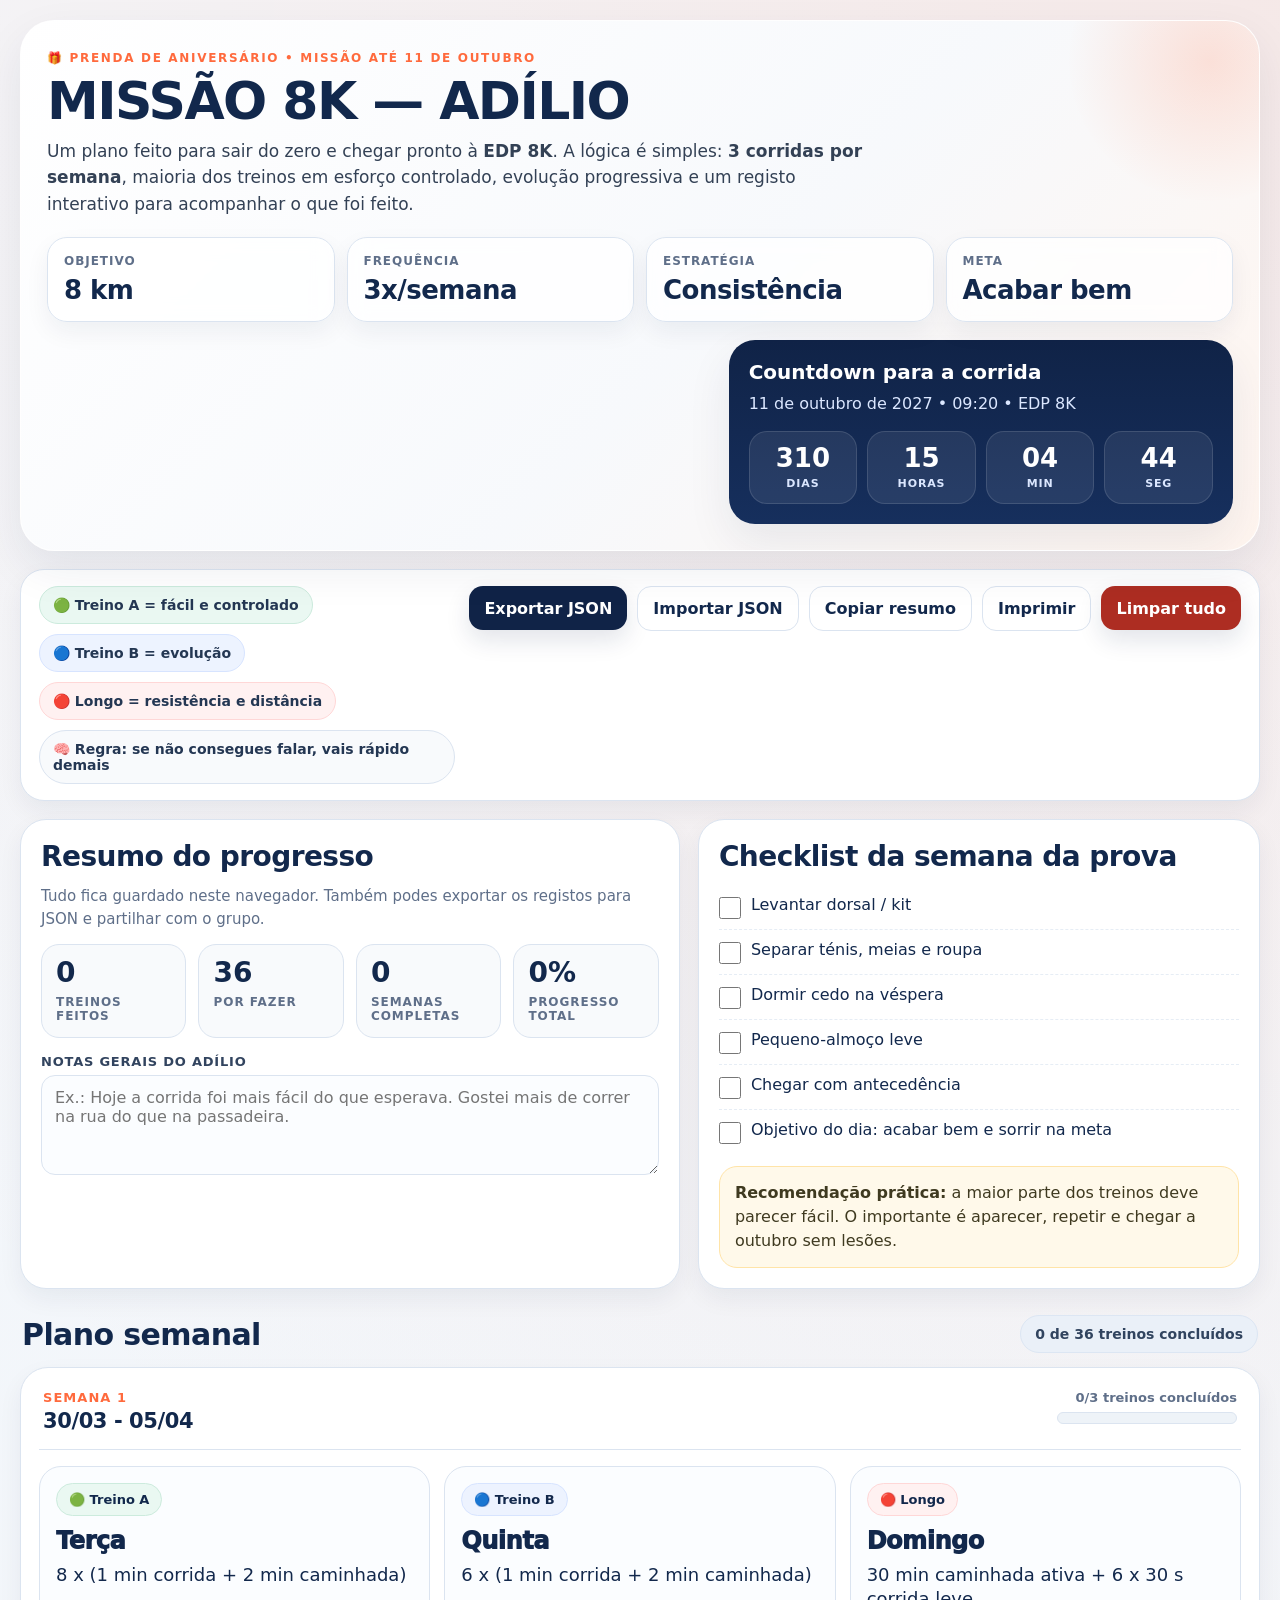
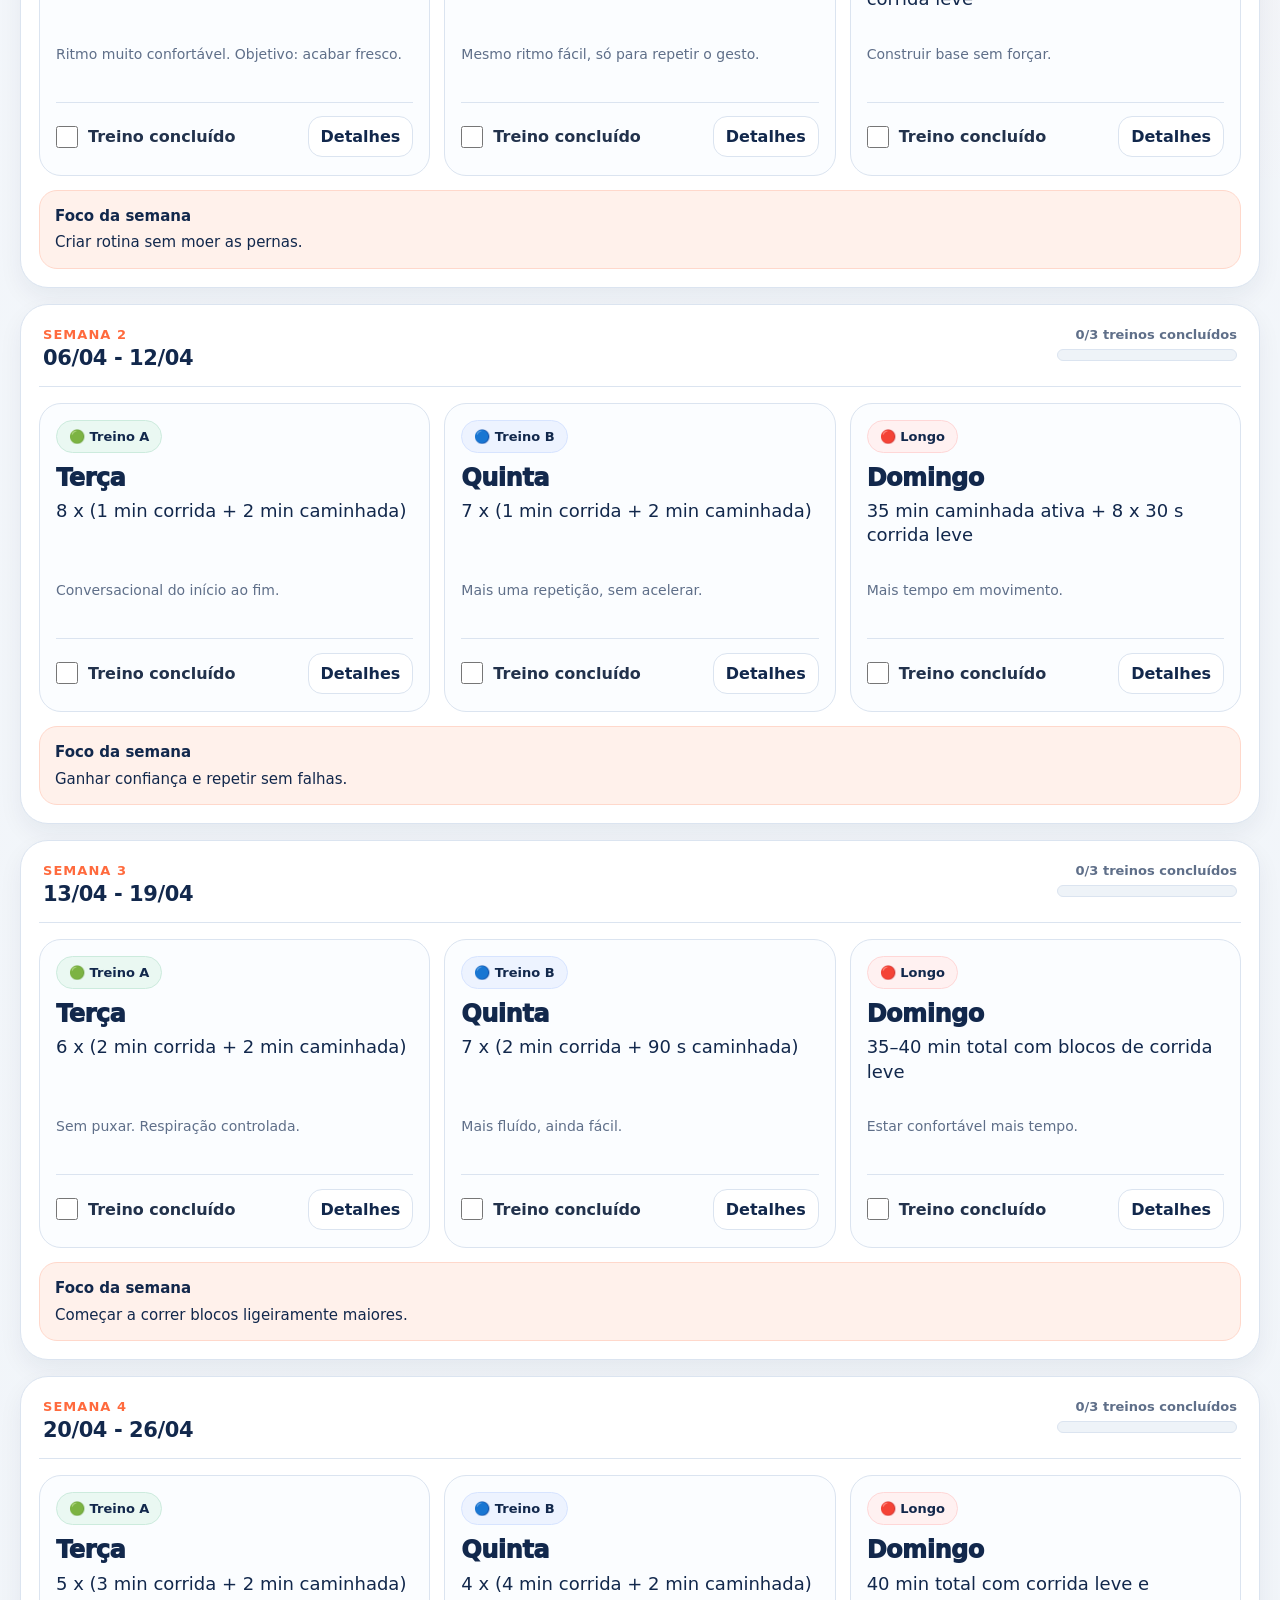
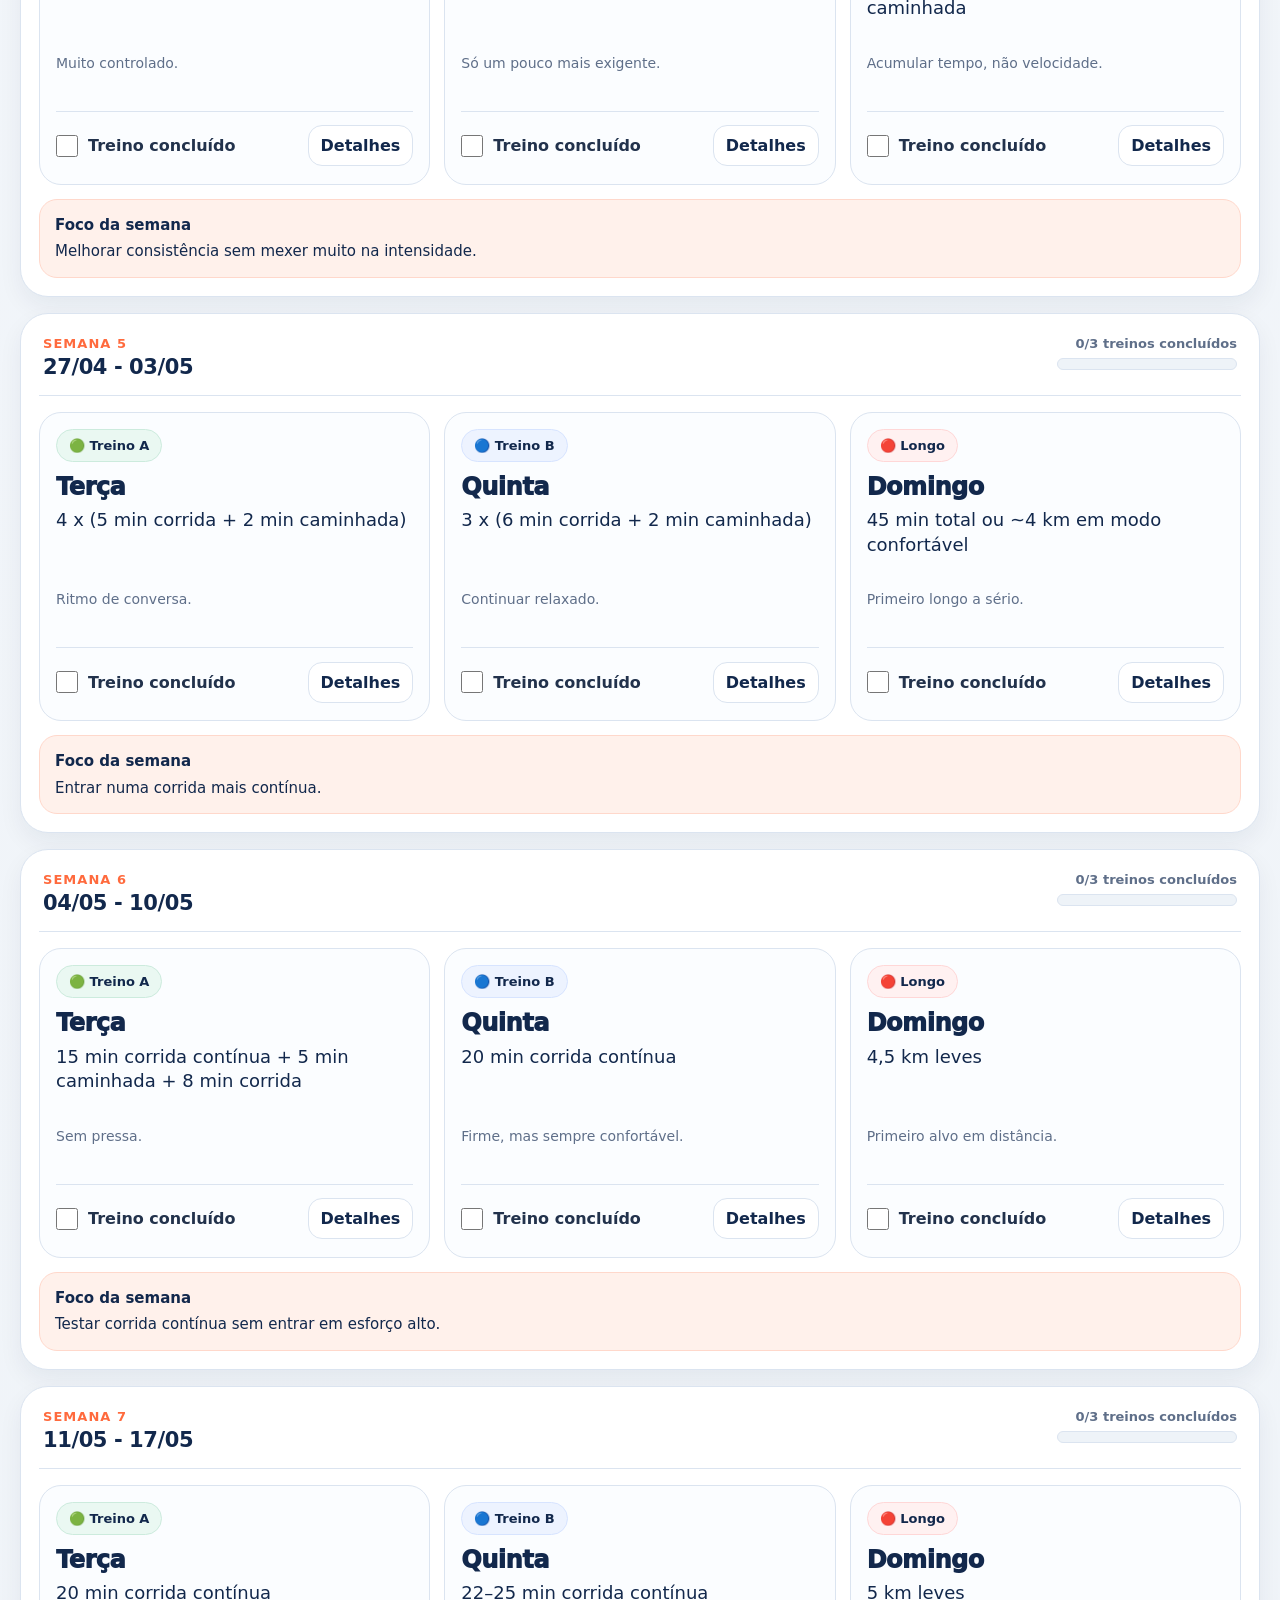
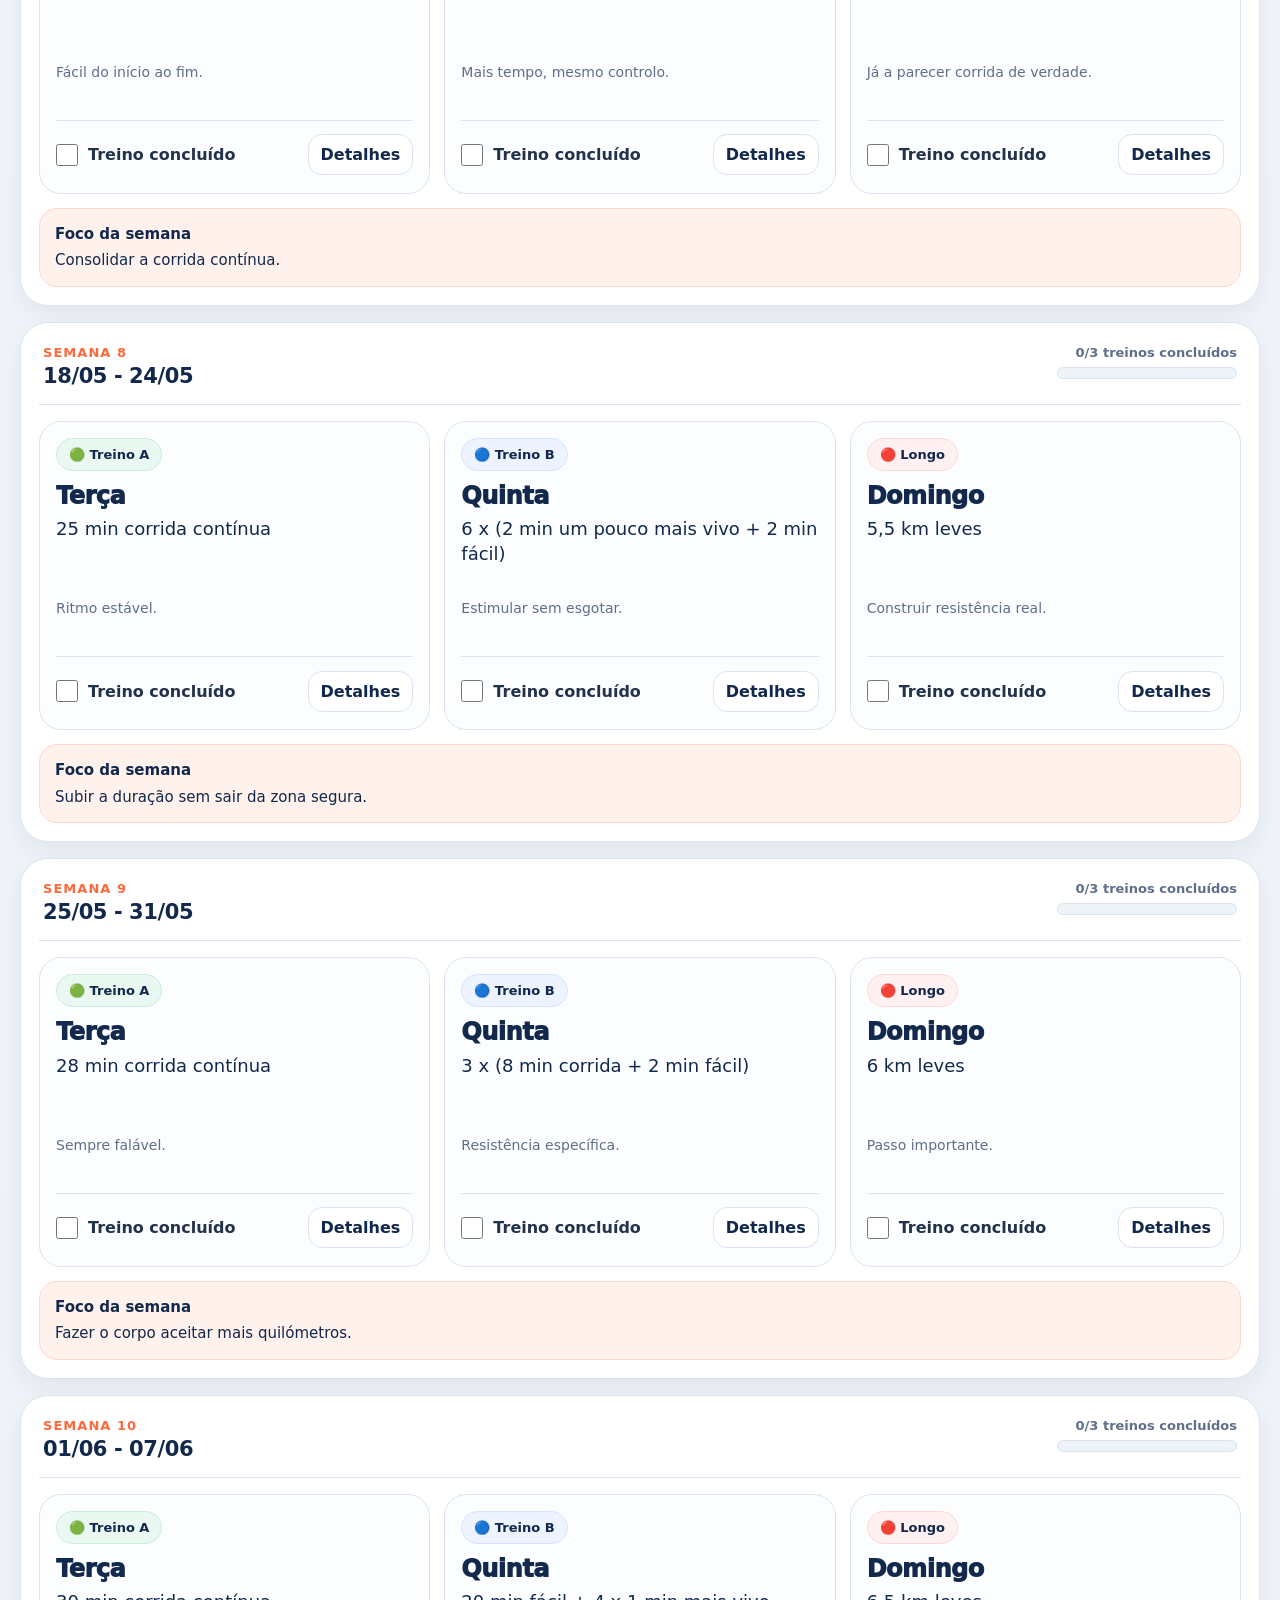
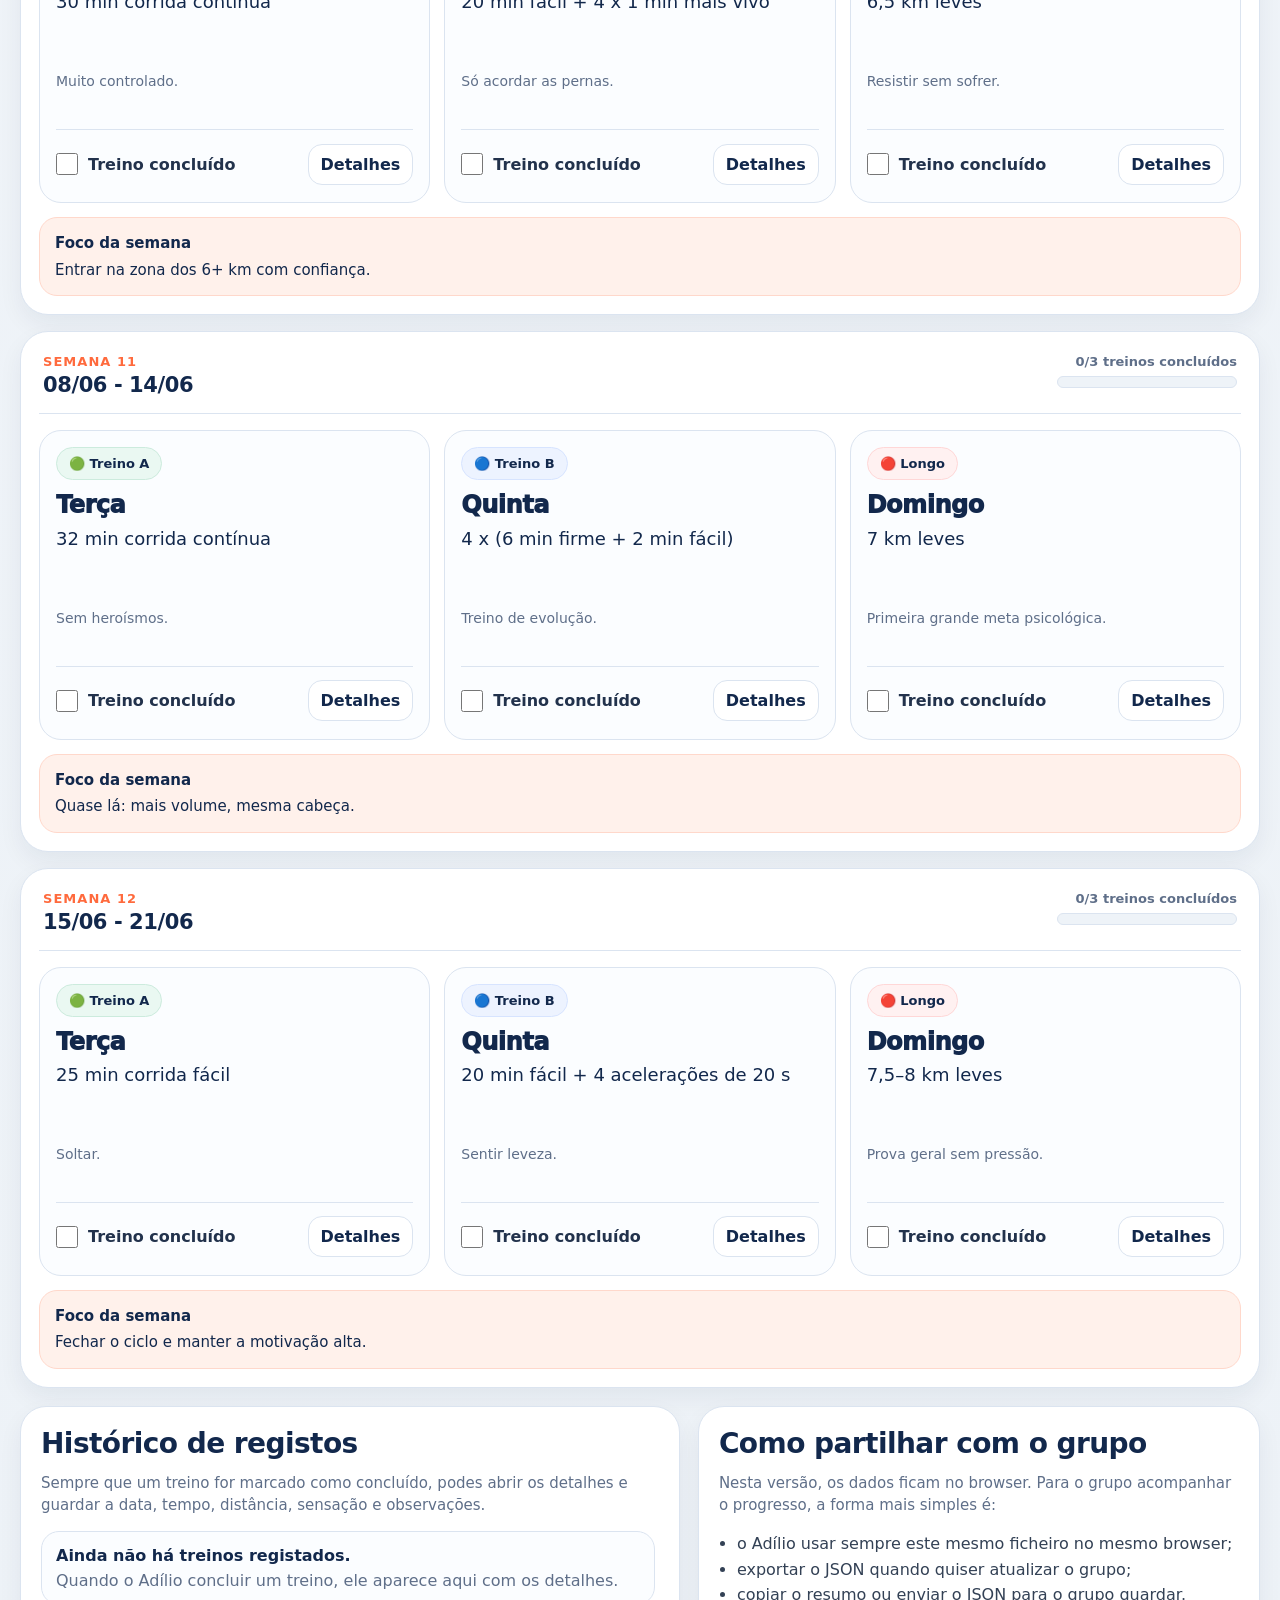
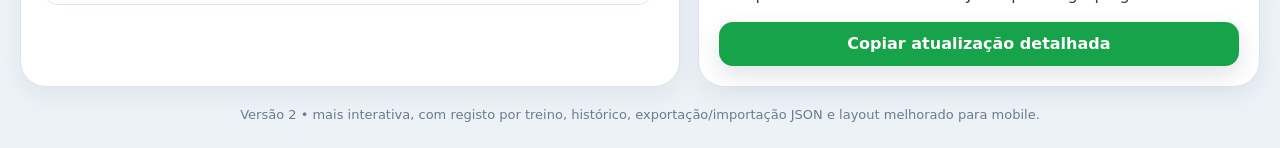
<file: index.html>
<!DOCTYPE html>
<html lang="pt-PT">
<head>
  <meta charset="UTF-8" />
  <meta name="viewport" content="width=device-width, initial-scale=1.0" />
  <title>Missão 8K — Adílio</title>
  <style>
    :root{
      --bg:#eef2f7;
      --bg-2:#f7f9fc;
      --card:#ffffff;
      --text:#12284c;
      --muted:#5f6f89;
      --line:#dbe4f0;
      --accent:#ff6a3d;
      --accent-2:#ff8a66;
      --accent-soft:#fff1eb;
      --green:#159a68;
      --green-soft:#eaf8f2;
      --green-line:#ccebdd;
      --blue:#2f6fed;
      --blue-soft:#edf3ff;
      --blue-line:#d7e4ff;
      --red:#d84e4e;
      --red-soft:#fff1f1;
      --red-line:#ffd7d7;
      --gold:#e9a800;
      --shadow:0 18px 45px rgba(18,40,76,.08);
      --shadow-soft:0 10px 24px rgba(18,40,76,.06);
      --radius-xl:30px;
      --radius-lg:22px;
      --radius-md:18px;
      --radius-sm:14px;
    }
    
    * {
      margin: 0;
      padding: 0;
      box-sizing: border-box;
    }
    
    *{box-sizing:border-box}
    html,body{margin:0;padding:0}
    body{
      font-family:Inter, ui-sans-serif, system-ui, -apple-system, BlinkMacSystemFont, "Segoe UI", sans-serif;
      color:var(--text);
      background:
    	radial-gradient(circle at top right, rgba(255,106,61,.10), rgba(255,106,61,0) 22%),
    	linear-gradient(180deg, #f4f7fb 0%, #edf2f7 100%);
      min-height:100vh;
    }
    
    .app{
      max-width:1320px;
      margin:0 auto;
      padding:20px;
    }
    
    .hero{
      position:relative;
      overflow:hidden;
      border:1px solid rgba(255,255,255,.9);
      background:linear-gradient(135deg, #ffffff 0%, #f7f9fc 56%, #fff5ef 100%);
      border-radius:34px;
      box-shadow:var(--shadow);
      padding:26px;
    }
    .hero:before{
      content:"";
      position:absolute;
      width:280px;height:280px;
      right:-90px;top:-100px;
      border-radius:50%;
      background:radial-gradient(circle, rgba(255,106,61,.17) 0%, rgba(255,106,61,0) 72%);
      pointer-events:none;
    }
    
    .eyebrow{
      display:inline-flex;
      align-items:center;
      gap:8px;
      color:var(--accent);
      text-transform:uppercase;
      letter-spacing:.14em;
      font-weight:900;
      font-size:12px;
      margin-bottom:10px;
    }
    
    h1{
      margin:0;
      font-size:clamp(34px,6vw,52px);
      line-height:1.02;
      letter-spacing:-.03em;
    }
    .subtitle{
      margin-top:10px;
      max-width:820px;
      font-size:17px;
      line-height:1.55;
      color:#334155;
    }
    
    .hero-top{
      display:grid;
      grid-template-columns:1.25fr .95fr;
      gap:18px;
      align-items:start;
      margin-top:18px;
    }
    
    .stats{
      display:grid;
      grid-template-columns:repeat(4,minmax(0,1fr));
      gap:12px;
      margin-top:20px;
    }
    .stat{
      background:rgba(255,255,255,.78);
      backdrop-filter: blur(10px);
      border:1px solid var(--line);
      border-radius:20px;
      padding:16px;
      box-shadow:var(--shadow-soft);
    }
    .stat .k{
      color:var(--muted);
      font-size:12px;
      font-weight:800;
      text-transform:uppercase;
      letter-spacing:.08em;
    }
    .stat .v{
      margin-top:7px;
      font-size:26px;
      font-weight:900;
      letter-spacing:-.02em;
    }
    
    .countdown{
      background:linear-gradient(180deg,#102347 0%, #162f5d 100%);
      color:#fff;
      border-radius:26px;
      padding:20px;
      box-shadow:var(--shadow);
    }
    .countdown h3{margin:0 0 8px 0;font-size:20px}
    .countdown p{margin:0;color:#dbe7ff;line-height:1.45}
    .count-grid{
      display:grid;
      grid-template-columns:repeat(4,minmax(0,1fr));
      gap:10px;
      margin-top:16px;
    }
    .count-box{
      text-align:center;
      background:rgba(255,255,255,.08);
      border:1px solid rgba(255,255,255,.12);
      border-radius:18px;
      padding:13px 8px;
    }
    .count-box b{
      display:block;
      font-size:26px;
      line-height:1;
    }
    .count-box span{
      display:block;
      margin-top:6px;
      font-size:11px;
      color:#dbe7ff;
      text-transform:uppercase;
      letter-spacing:.08em;
      font-weight:800;
    }
    
    .toolbar{
      margin-top:18px;
      display:grid;
      grid-template-columns:1fr auto;
      gap:14px;
      padding:16px 18px;
      background:var(--card);
      border:1px solid var(--line);
      border-radius:24px;
      box-shadow:var(--shadow-soft);
    }
    .pills{
      display:flex;
      flex-wrap:wrap;
      gap:10px;
      align-items:center;
    }
    .pill{
      display:inline-flex;
      align-items:center;
      gap:8px;
      padding:10px 13px;
      border-radius:999px;
      border:1px solid var(--line);
      background:#f8fafc;
      font-size:14px;
      font-weight:800;
      color:#243753;
    }
    .pill.green{background:var(--green-soft);border-color:var(--green-line)}
    .pill.blue{background:var(--blue-soft);border-color:var(--blue-line)}
    .pill.red{background:var(--red-soft);border-color:var(--red-line)}
    
    .actions{
      display:flex;
      flex-wrap:wrap;
      justify-content:flex-end;
      gap:10px;
      align-items:flex-start;
    }
    button,.file-btn{
      border:0;
      border-radius:14px;
      padding:12px 15px;
      background:#102347;
      color:#fff;
      font:inherit;
      font-weight:900;
      cursor:pointer;
      box-shadow:0 10px 24px rgba(16,35,71,.12);
      min-height:44px;
    }
    button.secondary,.file-btn.secondary{
      background:#fff;
      color:var(--text);
      border:1px solid var(--line);
      box-shadow:none;
    }
    button.warn{background:#ad2d22}
    button.success{background:#16a34a}
    input[type=file]{display:none}
    
    .grid{
      display:grid;
      grid-template-columns:1.08fr .92fr;
      gap:18px;
      margin-top:18px;
    }
    
    .panel{
      background:var(--card);
      border:1px solid var(--line);
      border-radius:26px;
      box-shadow:var(--shadow-soft);
      padding:20px;
    }
    .panel h2,.panel h3{
      margin:0 0 12px 0;
      letter-spacing:-.02em;
    }
    .panel h2{font-size:28px}
    .panel h3{font-size:22px}
    .sub{
      color:var(--muted);
      font-size:15px;
      line-height:1.5;
      margin-bottom:14px;
    }
    
    .summary-grid{
      display:grid;
      grid-template-columns:repeat(4,minmax(0,1fr));
      gap:12px;
      margin-top:8px;
    }
    .summary-card{
      background:#f8fafc;
      border:1px solid var(--line);
      border-radius:18px;
      padding:14px;
    }
    .summary-card b{
      display:block;
      font-size:28px;
      line-height:1;
    }
    .summary-card span{
      display:block;
      color:var(--muted);
      font-size:12px;
      font-weight:700;
      margin-top:8px;
      text-transform:uppercase;
      letter-spacing:.08em;
    }
    
    .section-head{
      display:flex;
      align-items:center;
      justify-content:space-between;
      gap:14px;
      margin:26px 2px 14px;
    }
    .section-head h2{
      margin:0;
      font-size:30px;
      letter-spacing:-.02em;
    }
    .section-badge{
      background:#eaf0f8;
      border:1px solid #dce6f3;
      color:#31445f;
      border-radius:999px;
      padding:10px 14px;
      font-weight:800;
      font-size:14px;
      white-space:nowrap;
    }
    
    .week{
      background:var(--card);
      border:1px solid var(--line);
      border-radius:28px;
      box-shadow:var(--shadow-soft);
      padding:18px;
      margin-bottom:16px;
    }
    .week-head{
      display:grid;
      grid-template-columns:1fr auto;
      gap:14px;
      align-items:start;
      padding:4px 4px 16px;
      border-bottom:1px solid var(--line);
    }
    .week-title{
      color:var(--accent);
      text-transform:uppercase;
      letter-spacing:.08em;
      font-size:13px;
      font-weight:900;
    }
    .week-dates{
      margin-top:4px;
      font-size:21px;
      font-weight:900;
      letter-spacing:-.02em;
    }
    .progress-wrap{min-width:180px}
    .progress-text{
      text-align:right;
      font-size:13px;
      font-weight:800;
      color:var(--muted);
      margin-bottom:7px;
    }
    .progress{
      height:12px;
      border-radius:999px;
      overflow:hidden;
      background:#eef3f8;
      border:1px solid var(--line);
    }
    .progress > div{
      height:100%;
      width:0;
      background:linear-gradient(90deg,var(--accent),var(--accent-2));
      transition:width .2s ease;
    }
    
    .sessions{
      display:grid;
      grid-template-columns:repeat(3,minmax(0,1fr));
      gap:14px;
      margin-top:16px;
    }
    .session{
      background:#fbfdff;
      border:1px solid var(--line);
      border-radius:22px;
      padding:16px;
    }
    .tag{
      display:inline-flex;
      align-items:center;
      gap:8px;
      border-radius:999px;
      padding:8px 12px;
      font-size:13px;
      font-weight:900;
      border:1px solid var(--line);
      margin-bottom:12px;
    }
    .tag.a{background:var(--green-soft);border-color:var(--green-line)}
    .tag.b{background:var(--blue-soft);border-color:var(--blue-line)}
    .tag.l{background:var(--red-soft);border-color:var(--red-line)}
    .day{
      font-size:24px;
      line-height:1.1;
      font-weight:950;
      letter-spacing:-.02em;
    }
    .desc{
      margin-top:8px;
      font-size:18px;
      line-height:1.35;
      min-height:73px;
    }
    .meta{
      color:var(--muted);
      font-size:14px;
      line-height:1.45;
      min-height:44px;
      margin-top:8px;
    }
    
    .session-actions{
      margin-top:14px;
      padding-top:12px;
      border-top:1px solid var(--line);
      display:flex;
      align-items:center;
      justify-content:space-between;
      gap:12px;
      flex-wrap:wrap;
    }
    .done{
      display:flex;
      align-items:center;
      gap:10px;
      font-weight:800;
      color:#22324c;
      min-height:44px;
    }
    .done input{
      width:22px;height:22px;
      accent-color:var(--accent);
      flex:0 0 auto;
    }
    .detail-btn{
      background:#fff;
      color:var(--text);
      border:1px solid var(--line);
      box-shadow:none;
      padding:10px 12px;
      min-height:40px;
    }
    
    .focus{
      margin-top:14px;
      background:var(--accent-soft);
      border:1px solid #ffd8cb;
      border-radius:18px;
      padding:14px 15px;
      font-size:15px;
      line-height:1.5;
    }
    .focus strong{display:block;margin-bottom:4px}
    
    .meta-grid{
      display:grid;
      grid-template-columns:repeat(2,minmax(0,1fr));
      gap:12px;
    }
    .field{
      display:flex;
      flex-direction:column;
      gap:6px;
      margin-bottom:12px;
    }
    .field label{
      font-size:13px;
      font-weight:900;
      color:#32445f;
      text-transform:uppercase;
      letter-spacing:.06em;
    }
    input[type=text],input[type=number],input[type=date],select,textarea{
      width:100%;
      border:1px solid var(--line);
      background:#fbfdff;
      color:var(--text);
      border-radius:14px;
      padding:12px 13px;
      font:inherit;
      min-height:46px;
    }
    textarea{
      min-height:100px;
      resize:vertical;
    }
    
    .history-list{
      display:grid;
      gap:12px;
      margin-top:14px;
      max-height:560px;
      overflow:auto;
      padding-right:4px;
    }
    .history-item{
      border:1px solid var(--line);
      background:#fbfdff;
      border-radius:18px;
      padding:14px;
    }
    .history-top{
      display:flex;
      justify-content:space-between;
      align-items:flex-start;
      gap:12px;
      margin-bottom:10px;
    }
    .history-top strong{
      display:block;
      font-size:17px;
      line-height:1.2;
    }
    .history-top span{
      display:block;
      color:var(--muted);
      font-size:13px;
      margin-top:5px;
    }
    .history-badges{
      display:flex;
      flex-wrap:wrap;
      gap:8px;
      margin-bottom:8px;
    }
    .mini-badge{
      display:inline-flex;
      align-items:center;
      gap:6px;
      padding:7px 10px;
      border-radius:999px;
      font-size:12px;
      font-weight:800;
      background:#f3f7fb;
      border:1px solid var(--line);
      color:#304661;
    }
    .history-note{
      color:#334155;
      font-size:14px;
      line-height:1.5;
      margin-top:4px;
      white-space:pre-wrap;
    }
    .history-actions{
      margin-top:10px;
      display:flex;
      justify-content:flex-end;
      gap:8px;
    }
    
    .checklist .row{
      display:flex;
      align-items:flex-start;
      gap:10px;
      padding:10px 0;
      border-bottom:1px dashed #e6edf5;
    }
    .checklist .row:last-child{border-bottom:none}
    .checklist input{
      width:22px;height:22px;accent-color:var(--accent);margin-top:2px;flex:0 0 auto
    }
    
    .note-box{
      margin-top:12px;
      background:#fff9ea;
      border:1px solid #ffe4a8;
      border-radius:18px;
      padding:14px 15px;
      color:#3f3a20;
      line-height:1.5;
    }
    
    .footer-note{
      text-align:center;
      color:#6b7a92;
      font-size:13px;
      margin:20px 0 6px;
    }
    
    .toast{
      position:fixed;
      right:18px;
      bottom:18px;
      background:#102347;
      color:#fff;
      padding:14px 16px;
      border-radius:14px;
      box-shadow:var(--shadow);
      opacity:0;
      transform:translateY(8px);
      pointer-events:none;
      transition:.22s ease;
      z-index:50;
      max-width:calc(100vw - 32px);
    }
    .toast.show{
      opacity:1;
      transform:translateY(0);
    }
    
    dialog{
      width:min(720px, calc(100vw - 24px));
      border:0;
      border-radius:26px;
      padding:0;
      box-shadow:0 28px 80px rgba(16,35,71,.22);
    }
    dialog::backdrop{background:rgba(12,23,43,.45)}
    .modal{
      background:#fff;
      padding:22px;
    }
    .modal-head{
      display:flex;
      justify-content:space-between;
      gap:12px;
      align-items:flex-start;
      margin-bottom:14px;
    }
    .modal-head h3{
      margin:0;
      font-size:28px;
    }
    .modal-sub{
      color:var(--muted);
      line-height:1.5;
      margin-top:6px;
    }
    .modal-actions{
      display:flex;
      gap:10px;
      justify-content:flex-end;
      margin-top:8px;
      flex-wrap:wrap;
    }
    
    .mobile-summary{
      display:none;
      margin-top:12px;
      gap:10px;
      overflow:auto;
      padding-bottom:4px;
      scrollbar-width:none;
    }
    .mobile-summary::-webkit-scrollbar{display:none}
    .mobile-card{
      min-width:155px;
      background:#f8fafc;
      border:1px solid var(--line);
      border-radius:18px;
      padding:14px;
    }
    .mobile-card b{
      display:block;
      font-size:26px;
    }
    .mobile-card span{
      display:block;
      color:var(--muted);
      font-size:12px;
      margin-top:8px;
      font-weight:800;
      text-transform:uppercase;
      letter-spacing:.07em;
    }
    
    @media (max-width: 1100px){
      .hero-top,.grid{grid-template-columns:1fr}
      .summary-grid{grid-template-columns:repeat(2,minmax(0,1fr))}
      .sessions{grid-template-columns:1fr 1fr}
      .toolbar{grid-template-columns:1fr}
      .actions{justify-content:flex-start}
    }
    
    @media (max-width: 780px){
      .app{padding:12px}
      .hero{border-radius:24px;padding:18px}
      .panel,.week{padding:16px;border-radius:22px}
      .stats{grid-template-columns:1fr 1fr}
      .count-grid{grid-template-columns:repeat(4,1fr)}
      .section-head{align-items:flex-start;flex-direction:column}
      .section-badge{white-space:normal}
      .week-head{grid-template-columns:1fr}
      .progress-wrap{min-width:0}
      .progress-text{text-align:left}
      .sessions{grid-template-columns:1fr}
      .desc,.meta{min-height:unset}
      .summary-grid{display:none}
      .mobile-summary{display:flex}
      .meta-grid{grid-template-columns:1fr}
      .countdown{padding:16px}
      .actions{
    	display:grid;
    	grid-template-columns:1fr 1fr;
      }
      .actions button,.actions .file-btn{width:100%;justify-content:center;text-align:center}
      .pills{gap:8px}
      .pill{font-size:13px;padding:9px 12px}
      .history-top{flex-direction:column}
      .history-actions{justify-content:stretch}
      .history-actions button{width:100%}
      .modal{padding:18px}
      .modal-head h3{font-size:24px}
    }
    
    @media (max-width: 480px){
      .stats{grid-template-columns:1fr}
      .count-grid{grid-template-columns:1fr 1fr}
      .actions{grid-template-columns:1fr}
      .hero h1{max-width:270px}
      .count-box b{font-size:24px}
      .day{font-size:22px}
      .desc{font-size:17px}
      .section-head h2,.panel h2{font-size:26px}
    }
    
    @media print{
      body{background:#fff}
      .app{max-width:none;padding:0}
      .toolbar, .footer-note, .toast, .detail-btn, dialog, .history-actions, .mobile-summary {display:none !important}
      .hero, .panel, .week{box-shadow:none}
      .grid{grid-template-columns:1fr}
      .summary-grid{display:grid !important}
      .sessions{grid-template-columns:1fr 1fr 1fr}
    }

  </style>
</head>
<body>
  <div class="app">
    <section class="hero">
      <div class="eyebrow">🎁 Prenda de aniversário • missão até 11 de outubro</div>
      <h1>MISSÃO 8K — ADÍLIO</h1>
      <div class="subtitle">
        Um plano feito para sair do zero e chegar pronto à <strong>EDP 8K</strong>. A lógica é simples:
        <strong>3 corridas por semana</strong>, maioria dos treinos em esforço controlado, evolução progressiva
        e um registo interativo para acompanhar o que foi feito.
      </div>

      <div class="stats">
        <div class="stat"><div class="k">Objetivo</div><div class="v">8 km</div></div>
        <div class="stat"><div class="k">Frequência</div><div class="v">3x/semana</div></div>
        <div class="stat"><div class="k">Estratégia</div><div class="v">Consistência</div></div>
        <div class="stat"><div class="k">Meta</div><div class="v">Acabar bem</div></div>
      </div>

      <div class="hero-top">
        <div></div>
        <div class="countdown">
          <h3>Countdown para a corrida</h3>
          <p id="raceDateText">11 de outubro • 09:20 • EDP 8K</p>
          <div class="count-grid">
            <div class="count-box"><b id="d">--</b><span>Dias</span></div>
            <div class="count-box"><b id="h">--</b><span>Horas</span></div>
            <div class="count-box"><b id="m">--</b><span>Min</span></div>
            <div class="count-box"><b id="s">--</b><span>Seg</span></div>
          </div>
        </div>
      </div>
    </section>

    <section class="toolbar">
      <div class="pills">
        <div class="pill green">🟢 Treino A = fácil e controlado</div>
        <div class="pill blue">🔵 Treino B = evolução</div>
        <div class="pill red">🔴 Longo = resistência e distância</div>
        <div class="pill">🧠 Regra: se não consegues falar, vais rápido demais</div>
      </div>
      <div class="actions">
        <button id="exportBtn">Exportar JSON</button>
        <label class="file-btn secondary" for="importFile">Importar JSON</label>
        <input type="file" id="importFile" accept="application/json" />
        <button id="copySummaryBtn" class="secondary">Copiar resumo</button>
        <button id="printBtn" class="secondary">Imprimir</button>
        <button id="resetBtn" class="warn">Limpar tudo</button>
      </div>
    </section>

    <section class="grid">
      <div class="panel">
        <h2>Resumo do progresso</h2>
        <div class="sub">Tudo fica guardado neste navegador. Também podes exportar os registos para JSON e partilhar com o grupo.</div>

        <div class="summary-grid">
          <div class="summary-card"><b id="doneCount">0</b><span>Treinos feitos</span></div>
          <div class="summary-card"><b id="leftCount">36</b><span>Por fazer</span></div>
          <div class="summary-card"><b id="weekCount">0</b><span>Semanas completas</span></div>
          <div class="summary-card"><b id="pctCount">0%</b><span>Progresso total</span></div>
        </div>

        <div class="mobile-summary">
          <div class="mobile-card"><b id="doneCountM">0</b><span>Treinos feitos</span></div>
          <div class="mobile-card"><b id="leftCountM">36</b><span>Por fazer</span></div>
          <div class="mobile-card"><b id="weekCountM">0</b><span>Semanas completas</span></div>
          <div class="mobile-card"><b id="pctCountM">0%</b><span>Progresso total</span></div>
        </div>

        <div style="margin-top:16px" class="field">
          <label for="globalNotes">Notas gerais do Adílio</label>
          <textarea id="globalNotes" placeholder="Ex.: Hoje a corrida foi mais fácil do que esperava. Gostei mais de correr na rua do que na passadeira."></textarea>
        </div>
      </div>

      <div class="panel">
        <h2>Checklist da semana da prova</h2>
        <div class="checklist">
          <label class="row"><input type="checkbox" data-race="race1"><span>Levantar dorsal / kit</span></label>
          <label class="row"><input type="checkbox" data-race="race2"><span>Separar ténis, meias e roupa</span></label>
          <label class="row"><input type="checkbox" data-race="race3"><span>Dormir cedo na véspera</span></label>
          <label class="row"><input type="checkbox" data-race="race4"><span>Pequeno-almoço leve</span></label>
          <label class="row"><input type="checkbox" data-race="race5"><span>Chegar com antecedência</span></label>
          <label class="row"><input type="checkbox" data-race="race6"><span>Objetivo do dia: acabar bem e sorrir na meta</span></label>
        </div>

        <div class="note-box">
          <strong>Recomendação prática:</strong>
          a maior parte dos treinos deve parecer fácil. O importante é aparecer, repetir e chegar a outubro sem lesões.
        </div>
      </div>
    </section>

    <div class="section-head">
      <h2>Plano semanal</h2>
      <div class="section-badge" id="overallProgressText">0 de 36 treinos concluídos</div>
    </div>

    <div id="weeks"></div>

    <section class="grid">
      <div class="panel">
        <h2>Histórico de registos</h2>
        <div class="sub">
          Sempre que um treino for marcado como concluído, podes abrir os detalhes e guardar a data, tempo, distância, sensação e observações.
        </div>
        <div id="historyList" class="history-list"></div>
      </div>

      <div class="panel">
        <h2>Como partilhar com o grupo</h2>
        <div class="sub">
          Nesta versão, os dados ficam no browser. Para o grupo acompanhar o progresso, a forma mais simples é:
        </div>
        <ul style="margin:0 0 14px 18px; color:#334155; line-height:1.6;">
          <li>o Adílio usar sempre este mesmo ficheiro no mesmo browser;</li>
          <li>exportar o JSON quando quiser atualizar o grupo;</li>
          <li>copiar o resumo ou enviar o JSON para o grupo guardar.</li>
        </ul>

        <button id="copyDetailedBtn" class="success" style="width:100%">Copiar atualização detalhada</button>

      </div>
    </section>

    <div class="footer-note">
      Versão 2 • mais interativa, com registo por treino, histórico, exportação/importação JSON e layout melhorado para mobile.
    </div>
  </div>

  <dialog id="detailDialog">
    <form method="dialog" class="modal">
      <div class="modal-head">
        <div>
          <h3 id="dialogTitle">Detalhes do treino</h3>
          <div class="modal-sub" id="dialogSubtitle"></div>
        </div>
        <button type="button" id="closeDialogBtn" class="secondary">Fechar</button>
      </div>

      <div class="meta-grid">
        <div class="field">
          <label for="logDate">Data do treino</label>
          <input type="date" id="logDate">
        </div>
        <div class="field">
          <label for="logFeeling">Sensação</label>
          <select id="logFeeling">
            <option value="">Selecionar</option>
            <option value="Muito fácil">Muito fácil</option>
            <option value="Fácil">Fácil</option>
            <option value="Controlado">Controlado</option>
            <option value="Puxado">Puxado</option>
            <option value="Muito puxado">Muito puxado</option>
          </select>
        </div>
        <div class="field">
          <label for="logTime">Tempo (min)</label>
          <input type="number" id="logTime" min="0" step="1" placeholder="Ex.: 32">
        </div>
        <div class="field">
          <label for="logDistance">Distância (km)</label>
          <input type="number" id="logDistance" min="0" step="0.1" placeholder="Ex.: 4.8">
        </div>
      </div>

      <div class="field">
        <label for="logNotes">Observações</label>
        <textarea id="logNotes" placeholder="Ex.: Fiz o treino na rua. Comecei pesado, mas acabei melhor."></textarea>
      </div>

      <div class="modal-actions">
        <button type="button" id="saveLogBtn">Guardar detalhes</button>
      </div>
    </form>
  </dialog>

  <div class="toast" id="toast">Guardado.</div>

  <script>
    const STORAGE_KEY = "missao8k_adilio_v2";

    const plan = [
      { week:1, dates:"30/03 - 05/04", focus:"Criar rotina sem moer as pernas.",
        sessions:[
          {id:"w1-a",day:"Terça",type:"A",desc:"8 x (1 min corrida + 2 min caminhada)",meta:"Ritmo muito confortável. Objetivo: acabar fresco."},
          {id:"w1-b",day:"Quinta",type:"B",desc:"6 x (1 min corrida + 2 min caminhada)",meta:"Mesmo ritmo fácil, só para repetir o gesto."},
          {id:"w1-l",day:"Domingo",type:"Longo",desc:"30 min caminhada ativa + 6 x 30 s corrida leve",meta:"Construir base sem forçar."}
        ]},
      { week:2, dates:"06/04 - 12/04", focus:"Ganhar confiança e repetir sem falhas.",
        sessions:[
          {id:"w2-a",day:"Terça",type:"A",desc:"8 x (1 min corrida + 2 min caminhada)",meta:"Conversacional do início ao fim."},
          {id:"w2-b",day:"Quinta",type:"B",desc:"7 x (1 min corrida + 2 min caminhada)",meta:"Mais uma repetição, sem acelerar."},
          {id:"w2-l",day:"Domingo",type:"Longo",desc:"35 min caminhada ativa + 8 x 30 s corrida leve",meta:"Mais tempo em movimento."}
        ]},
      { week:3, dates:"13/04 - 19/04", focus:"Começar a correr blocos ligeiramente maiores.",
        sessions:[
          {id:"w3-a",day:"Terça",type:"A",desc:"6 x (2 min corrida + 2 min caminhada)",meta:"Sem puxar. Respiração controlada."},
          {id:"w3-b",day:"Quinta",type:"B",desc:"7 x (2 min corrida + 90 s caminhada)",meta:"Mais fluído, ainda fácil."},
          {id:"w3-l",day:"Domingo",type:"Longo",desc:"35–40 min total com blocos de corrida leve",meta:"Estar confortável mais tempo."}
        ]},
      { week:4, dates:"20/04 - 26/04", focus:"Melhorar consistência sem mexer muito na intensidade.",
        sessions:[
          {id:"w4-a",day:"Terça",type:"A",desc:"5 x (3 min corrida + 2 min caminhada)",meta:"Muito controlado."},
          {id:"w4-b",day:"Quinta",type:"B",desc:"4 x (4 min corrida + 2 min caminhada)",meta:"Só um pouco mais exigente."},
          {id:"w4-l",day:"Domingo",type:"Longo",desc:"40 min total com corrida leve e caminhada",meta:"Acumular tempo, não velocidade."}
        ]},
      { week:5, dates:"27/04 - 03/05", focus:"Entrar numa corrida mais contínua.",
        sessions:[
          {id:"w5-a",day:"Terça",type:"A",desc:"4 x (5 min corrida + 2 min caminhada)",meta:"Ritmo de conversa."},
          {id:"w5-b",day:"Quinta",type:"B",desc:"3 x (6 min corrida + 2 min caminhada)",meta:"Continuar relaxado."},
          {id:"w5-l",day:"Domingo",type:"Longo",desc:"45 min total ou ~4 km em modo confortável",meta:"Primeiro longo a sério."}
        ]},
      { week:6, dates:"04/05 - 10/05", focus:"Testar corrida contínua sem entrar em esforço alto.",
        sessions:[
          {id:"w6-a",day:"Terça",type:"A",desc:"15 min corrida contínua + 5 min caminhada + 8 min corrida",meta:"Sem pressa."},
          {id:"w6-b",day:"Quinta",type:"B",desc:"20 min corrida contínua",meta:"Firme, mas sempre confortável."},
          {id:"w6-l",day:"Domingo",type:"Longo",desc:"4,5 km leves",meta:"Primeiro alvo em distância."}
        ]},
      { week:7, dates:"11/05 - 17/05", focus:"Consolidar a corrida contínua.",
        sessions:[
          {id:"w7-a",day:"Terça",type:"A",desc:"20 min corrida contínua",meta:"Fácil do início ao fim."},
          {id:"w7-b",day:"Quinta",type:"B",desc:"22–25 min corrida contínua",meta:"Mais tempo, mesmo controlo."},
          {id:"w7-l",day:"Domingo",type:"Longo",desc:"5 km leves",meta:"Já a parecer corrida de verdade."}
        ]},
      { week:8, dates:"18/05 - 24/05", focus:"Subir a duração sem sair da zona segura.",
        sessions:[
          {id:"w8-a",day:"Terça",type:"A",desc:"25 min corrida contínua",meta:"Ritmo estável."},
          {id:"w8-b",day:"Quinta",type:"B",desc:"6 x (2 min um pouco mais vivo + 2 min fácil)",meta:"Estimular sem esgotar."},
          {id:"w8-l",day:"Domingo",type:"Longo",desc:"5,5 km leves",meta:"Construir resistência real."}
        ]},
      { week:9, dates:"25/05 - 31/05", focus:"Fazer o corpo aceitar mais quilómetros.",
        sessions:[
          {id:"w9-a",day:"Terça",type:"A",desc:"28 min corrida contínua",meta:"Sempre falável."},
          {id:"w9-b",day:"Quinta",type:"B",desc:"3 x (8 min corrida + 2 min fácil)",meta:"Resistência específica."},
          {id:"w9-l",day:"Domingo",type:"Longo",desc:"6 km leves",meta:"Passo importante."}
        ]},
      { week:10, dates:"01/06 - 07/06", focus:"Entrar na zona dos 6+ km com confiança.",
        sessions:[
          {id:"w10-a",day:"Terça",type:"A",desc:"30 min corrida contínua",meta:"Muito controlado."},
          {id:"w10-b",day:"Quinta",type:"B",desc:"20 min fácil + 4 x 1 min mais vivo",meta:"Só acordar as pernas."},
          {id:"w10-l",day:"Domingo",type:"Longo",desc:"6,5 km leves",meta:"Resistir sem sofrer."}
        ]},
      { week:11, dates:"08/06 - 14/06", focus:"Quase lá: mais volume, mesma cabeça.",
        sessions:[
          {id:"w11-a",day:"Terça",type:"A",desc:"32 min corrida contínua",meta:"Sem heroísmos."},
          {id:"w11-b",day:"Quinta",type:"B",desc:"4 x (6 min firme + 2 min fácil)",meta:"Treino de evolução."},
          {id:"w11-l",day:"Domingo",type:"Longo",desc:"7 km leves",meta:"Primeira grande meta psicológica."}
        ]},
      { week:12, dates:"15/06 - 21/06", focus:"Fechar o ciclo e manter a motivação alta.",
        sessions:[
          {id:"w12-a",day:"Terça",type:"A",desc:"25 min corrida fácil",meta:"Soltar."},
          {id:"w12-b",day:"Quinta",type:"B",desc:"20 min fácil + 4 acelerações de 20 s",meta:"Sentir leveza."},
          {id:"w12-l",day:"Domingo",type:"Longo",desc:"7,5–8 km leves",meta:"Prova geral sem pressão."}
        ]}
    ];

    function tagClass(type){ return type === "A" ? "a" : type === "B" ? "b" : "l"; }
    function tagLabel(type){ return type === "A" ? "🟢 Treino A" : type === "B" ? "🔵 Treino B" : "🔴 Longo"; }

    function todayISO(){
      const d = new Date();
      const y = d.getFullYear();
      const m = String(d.getMonth()+1).padStart(2,"0");
      const da = String(d.getDate()).padStart(2,"0");
      return `${y}-${m}-${da}`;
    }

    function defaultLogs(){
      const out = {};
      plan.forEach(w => w.sessions.forEach(s => {
        out[s.id] = { completed:false, date:"", time:"", distance:"", feeling:"", notes:"" };
      }));
      return out;
    }

    function defaultState(){
      return {
        logs: defaultLogs(),
        notes: "",
        raceChecklist: { race1:false, race2:false, race3:false, race4:false, race5:false, race6:false },
        updatedAt: new Date().toISOString()
      };
    }

    function loadState(){
      try{
        const raw = localStorage.getItem(STORAGE_KEY);
        if(!raw) return defaultState();
        const parsed = JSON.parse(raw);
        const base = defaultState();
        return {
          ...base,
          ...parsed,
          logs: { ...base.logs, ...(parsed.logs || {}) },
          raceChecklist: { ...base.raceChecklist, ...(parsed.raceChecklist || {}) }
        };
      }catch(err){
        return defaultState();
      }
    }

    let state = loadState();
    let currentSessionId = null;

    function saveState(showToast = true, msg = "Guardado."){
      state.updatedAt = new Date().toISOString();
      localStorage.setItem(STORAGE_KEY, JSON.stringify(state));
      renderSummary();
      renderHistory();
      if(showToast) toast(msg);
    }

    function toast(message){
      const el = document.getElementById("toast");
      el.textContent = message;
      el.classList.add("show");
      clearTimeout(window.__toastTimer);
      window.__toastTimer = setTimeout(() => el.classList.remove("show"), 1800);
    }

    function getAllSessions(){
      return plan.flatMap(w => w.sessions.map(s => ({...s, week:w.week, dates:w.dates})));
    }

    function renderWeeks(){
      const host = document.getElementById("weeks");
      host.innerHTML = "";

      plan.forEach(week => {
        const done = week.sessions.filter(s => state.logs[s.id]?.completed).length;
        const pct = Math.round((done / week.sessions.length) * 100);

        const section = document.createElement("section");
        section.className = "week";
        section.innerHTML = `
          <div class="week-head">
            <div>
              <div class="week-title">Semana ${week.week}</div>
              <div class="week-dates">${week.dates}</div>
            </div>
            <div class="progress-wrap">
              <div class="progress-text">${done}/3 treinos concluídos</div>
              <div class="progress"><div style="width:${pct}%"></div></div>
            </div>
          </div>

          <div class="sessions">
            ${week.sessions.map(s => {
              const log = state.logs[s.id] || {};
              return `
                <article class="session">
                  <div class="tag ${tagClass(s.type)}">${tagLabel(s.type)}</div>
                  <div class="day">${s.day}</div>
                  <div class="desc">${s.desc}</div>
                  <div class="meta">${s.meta}</div>

                  <div class="session-actions">
                    <label class="done">
                      <input type="checkbox" data-check="${s.id}" ${log.completed ? "checked" : ""}>
                      <span>Treino concluído</span>
                    </label>
                    <button class="detail-btn" data-detail="${s.id}" type="button">Detalhes</button>
                  </div>
                </article>
              `;
            }).join("")}
          </div>

          <div class="focus"><strong>Foco da semana</strong>${week.focus}</div>
        `;
        host.appendChild(section);
      });

      host.querySelectorAll("[data-check]").forEach(el => {
        el.addEventListener("change", e => {
          const id = e.target.dataset.check;
          const existing = state.logs[id] || {};
          state.logs[id] = {
            ...existing,
            completed: e.target.checked,
            date: e.target.checked && !existing.date ? todayISO() : (existing.date || "")
          };
          saveState(false);
          renderWeeks();
          toast(e.target.checked ? "Treino marcado como feito." : "Treino desmarcado.");
        });
      });

      host.querySelectorAll("[data-detail]").forEach(btn => {
        btn.addEventListener("click", () => openDetail(btn.dataset.detail));
      });
    }

    function renderSummary(){
      const sessions = getAllSessions();
      const total = sessions.length;
      const done = sessions.filter(s => state.logs[s.id]?.completed).length;
      const left = total - done;
      const fullWeeks = plan.filter(w => w.sessions.every(s => state.logs[s.id]?.completed)).length;
      const pct = Math.round((done / total) * 100);

      const pairs = [
        ["doneCount", done], ["leftCount", left], ["weekCount", fullWeeks], ["pctCount", pct + "%"],
        ["doneCountM", done], ["leftCountM", left], ["weekCountM", fullWeeks], ["pctCountM", pct + "%"]
      ];
      pairs.forEach(([id, value]) => {
        const el = document.getElementById(id);
        if(el) el.textContent = value;
      });
      document.getElementById("overallProgressText").textContent = `${done} de ${total} treinos concluídos`;
    }

    function bindStaticPanels(){
      const globalNotes = document.getElementById("globalNotes");
      globalNotes.value = state.notes || "";
      globalNotes.addEventListener("input", () => {
        state.notes = globalNotes.value;
        saveState(false);
      });

      document.querySelectorAll("[data-race]").forEach(el => {
        const key = el.dataset.race;
        el.checked = !!state.raceChecklist[key];
        el.addEventListener("change", () => {
          state.raceChecklist[key] = el.checked;
          saveState(false);
        });
      });
    }

    function findSession(id){
      return getAllSessions().find(s => s.id === id);
    }

    function openDetail(id){
      currentSessionId = id;
      const s = findSession(id);
      const log = state.logs[id] || {};
      document.getElementById("dialogTitle").textContent = `${s.day} • ${tagLabel(s.type)}`;
      document.getElementById("dialogSubtitle").textContent = `${s.desc} • ${s.meta}`;
      document.getElementById("logDate").value = log.date || "";
      document.getElementById("logTime").value = log.time || "";
      document.getElementById("logDistance").value = log.distance || "";
      document.getElementById("logFeeling").value = log.feeling || "";
      document.getElementById("logNotes").value = log.notes || "";
      document.getElementById("detailDialog").showModal();
    }

    function closeDetail(){
      document.getElementById("detailDialog").close();
      currentSessionId = null;
    }

    function saveDetail(){
      if(!currentSessionId) return;
      const existing = state.logs[currentSessionId] || {};
      state.logs[currentSessionId] = {
        ...existing,
        completed: true,
        date: document.getElementById("logDate").value || existing.date || todayISO(),
        time: document.getElementById("logTime").value,
        distance: document.getElementById("logDistance").value,
        feeling: document.getElementById("logFeeling").value,
        notes: document.getElementById("logNotes").value.trim()
      };
      saveState(false);
      renderWeeks();
      closeDetail();
      toast("Detalhes do treino guardados.");
    }

    function renderHistory(){
      const host = document.getElementById("historyList");
      const sessions = getAllSessions()
        .map(s => ({...s, log: state.logs[s.id] || {}}))
        .filter(x => x.log.completed)
        .sort((a,b) => {
          const da = a.log.date || "";
          const db = b.log.date || "";
          return db.localeCompare(da);
        });

      if(!sessions.length){
        host.innerHTML = `<div class="history-item">
          <strong>Ainda não há treinos registados.</strong>
          <div style="color:var(--muted); margin-top:6px;">Quando o Adílio concluir um treino, ele aparece aqui com os detalhes.</div>
        </div>`;
        return;
      }

      host.innerHTML = sessions.map(item => {
        const parts = [];
        if(item.log.time) parts.push(`⏱ ${item.log.time} min`);
        if(item.log.distance) parts.push(`📏 ${item.log.distance} km`);
        if(item.log.feeling) parts.push(`💬 ${item.log.feeling}`);
        return `
          <div class="history-item">
            <div class="history-top">
              <div>
                <strong>${item.day} • ${tagLabel(item.type)}</strong>
                <span>Semana ${item.week} • ${item.dates}${item.log.date ? ` • ${formatDate(item.log.date)}` : ""}</span>
              </div>
            </div>

            <div class="history-badges">
              ${parts.map(p => `<div class="mini-badge">${p}</div>`).join("") || `<div class="mini-badge">✅ concluído</div>`}
            </div>

            ${item.log.notes ? `<div class="history-note">${escapeHtml(item.log.notes)}</div>` : ""}
            <div class="history-actions">
              <button class="secondary" type="button" onclick="openDetail('${item.id}')">Editar</button>
            </div>
          </div>
        `;
      }).join("");
    }

    function formatDate(value){
      if(!value) return "";
      const [y,m,d] = value.split("-");
      return `${d}/${m}/${y}`;
    }

    function exportJSON(){
      const payload = {
        app: "Missão 8K — Adílio",
        version: 2,
        exportedAt: new Date().toISOString(),
        state
      };
      const blob = new Blob([JSON.stringify(payload, null, 2)], {type:"application/json"});
      const url = URL.createObjectURL(blob);
      const a = document.createElement("a");
      a.href = url;
      a.download = `missao_8k_adilio_v2_${todayISO()}.json`;
      document.body.appendChild(a);
      a.click();
      a.remove();
      URL.revokeObjectURL(url);
      toast("JSON exportado.");
    }

    function importJSON(file){
      const reader = new FileReader();
      reader.onload = () => {
        try{
          const parsed = JSON.parse(reader.result);
          const incoming = parsed.state ? parsed.state : parsed;
          const base = defaultState();
          state = {
            ...base,
            ...incoming,
            logs: { ...base.logs, ...(incoming.logs || {}) },
            raceChecklist: { ...base.raceChecklist, ...(incoming.raceChecklist || {}) }
          };
          localStorage.setItem(STORAGE_KEY, JSON.stringify(state));
          bindStaticPanels();
          renderWeeks();
          renderSummary();
          renderHistory();
          toast("Registos importados com sucesso.");
        }catch(err){
          alert("Não foi possível importar este JSON.");
        }
      };
      reader.readAsText(file);
    }

    function copySummary(simple = true){
      const sessions = getAllSessions();
      const total = sessions.length;
      const done = sessions.filter(s => state.logs[s.id]?.completed).length;
      const fullWeeks = plan.filter(w => w.sessions.every(s => state.logs[s.id]?.completed)).length;
      const pct = Math.round((done / total) * 100);
      const lastUpdate = state.updatedAt ? new Date(state.updatedAt).toLocaleString("pt-PT") : "sem registo";

      let text = `Missão 8K — Adílio
Progresso: ${done}/${total} treinos (${pct}%)
Semanas completas: ${fullWeeks}/${plan.length}
Última atualização: ${lastUpdate}`;

      if(!simple){
        const recent = sessions
          .map(s => ({...s, log: state.logs[s.id] || {}}))
          .filter(x => x.log.completed)
          .sort((a,b) => (b.log.date || "").localeCompare(a.log.date || ""))
          .slice(0,3);

        if(recent.length){
          text += `

Últimos treinos:`;
          recent.forEach(r => {
            const bits = [];
            if(r.log.date) bits.push(formatDate(r.log.date));
            if(r.log.time) bits.push(`${r.log.time} min`);
            if(r.log.distance) bits.push(`${r.log.distance} km`);
            if(r.log.feeling) bits.push(r.log.feeling);
            text += `\n- ${r.day} (${r.type})${bits.length ? " • " + bits.join(" • ") : ""}`;
          });
        }

        text += `

Notas gerais: ${state.notes ? state.notes.trim() : "sem notas"}`;
      }

      navigator.clipboard.writeText(text).then(() => {
        toast(simple ? "Resumo copiado." : "Atualização detalhada copiada.");
      });
    }

    function resetAll(){
      if(!confirm("Tens a certeza que queres limpar todos os registos?")) return;
      state = defaultState();
      localStorage.removeItem(STORAGE_KEY);
      bindStaticPanels();
      renderWeeks();
      renderSummary();
      renderHistory();
      toast("Registos limpos.");
    }

    function escapeHtml(str){
      return String(str)
        .replaceAll("&","&amp;")
        .replaceAll("<","&lt;")
        .replaceAll(">","&gt;")
        .replaceAll('"',"&quot;")
        .replaceAll("'","&#039;");
    }

    function updateCountdown(){
      const now = new Date();
      const currentYear = now.getFullYear();
      let race = new Date(`${currentYear}-10-11T09:20:00`);
      if(now > race) race = new Date(`${currentYear + 1}-10-11T09:20:00`);
      document.getElementById("raceDateText").textContent = `11 de outubro de ${race.getFullYear()} • 09:20 • EDP 8K`;

      const diff = Math.max(0, Math.floor((race - now) / 1000));
      const days = Math.floor(diff / 86400);
      const hours = Math.floor((diff % 86400) / 3600);
      const mins = Math.floor((diff % 3600) / 60);
      const secs = diff % 60;

      document.getElementById("d").textContent = days;
      document.getElementById("h").textContent = String(hours).padStart(2,"0");
      document.getElementById("m").textContent = String(mins).padStart(2,"0");
      document.getElementById("s").textContent = String(secs).padStart(2,"0");
    }

    document.getElementById("exportBtn").addEventListener("click", exportJSON);
    document.getElementById("importFile").addEventListener("change", e => {
      if(e.target.files?.[0]) importJSON(e.target.files[0]);
      e.target.value = "";
    });
    document.getElementById("copySummaryBtn").addEventListener("click", () => copySummary(true));
    document.getElementById("copyDetailedBtn").addEventListener("click", () => copySummary(false));
    document.getElementById("printBtn").addEventListener("click", () => window.print());
    document.getElementById("resetBtn").addEventListener("click", resetAll);
    document.getElementById("saveLogBtn").addEventListener("click", saveDetail);
    document.getElementById("closeDialogBtn").addEventListener("click", closeDetail);

    bindStaticPanels();
    renderWeeks();
    renderSummary();
    renderHistory();
    updateCountdown();
    setInterval(updateCountdown, 1000);

    window.openDetail = openDetail;
  </script>
</body>
</html>
</file>
